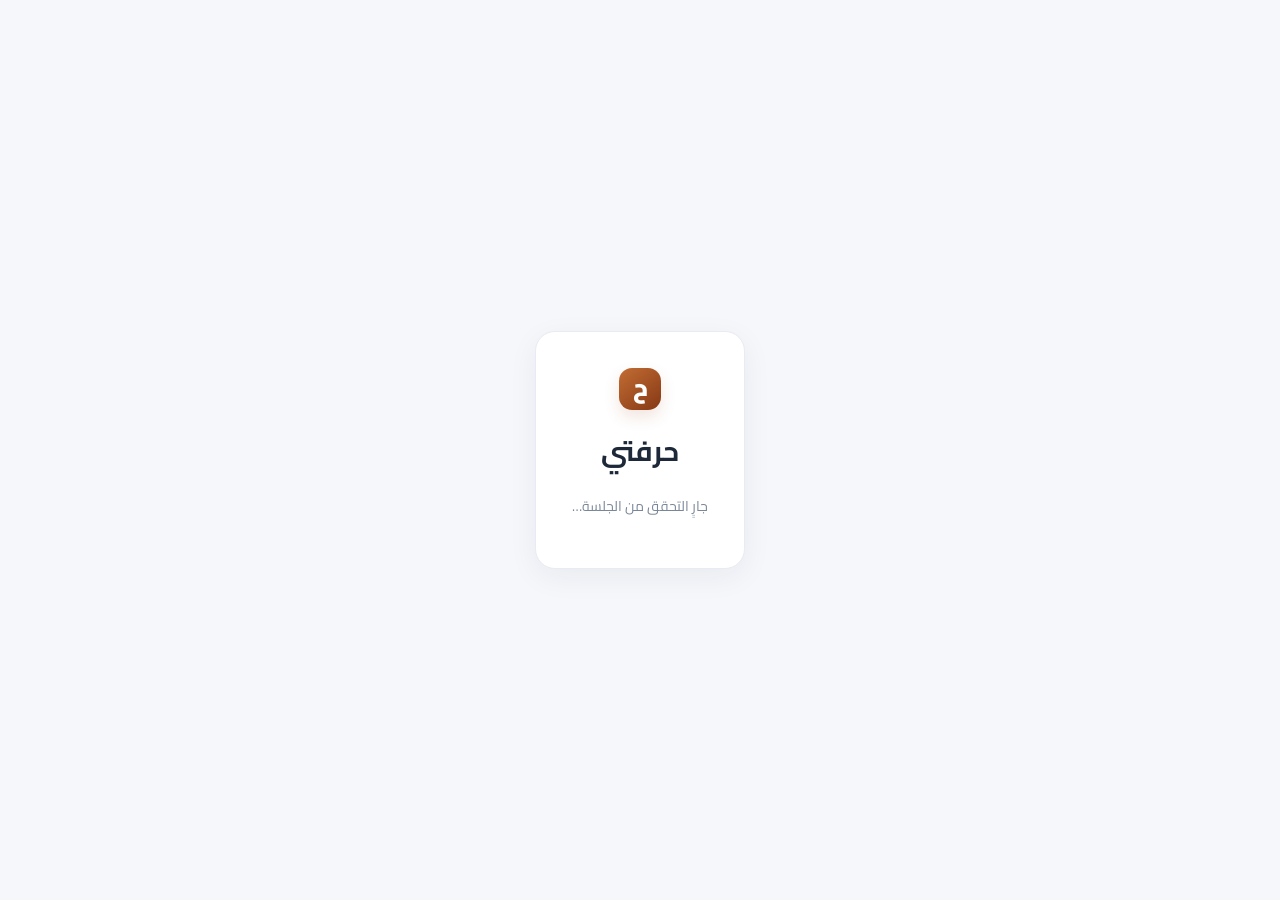
<file: index.html>
<!doctype html><html lang="ar" dir="rtl"><head><meta charset="utf-8"><meta name="viewport" content="width=device-width,initial-scale=1"><meta name="robots" content="noindex,nofollow"><title>حرفتي | إدارة المنصة</title><link rel="stylesheet" href="assets/css/style.css"></head><body class="boot"><main class="boot-card"><div class="brand-mark">ح</div><h1>حرفتي</h1><p>جارٍ التحقق من الجلسة…</p></main><script type="module">import { supabase } from './assets/js/supabase-config.js'; const {data:{session}}=await supabase.auth.getSession(); if(!session){location.replace('./auth/login.html')}else{const role=session.user.app_metadata?.role;if(role!=='admin'){await supabase.auth.signOut();location.replace('./auth/login.html?reason=admin')}else{location.replace('./owner/index.html')}}</script></body></html>
</file>
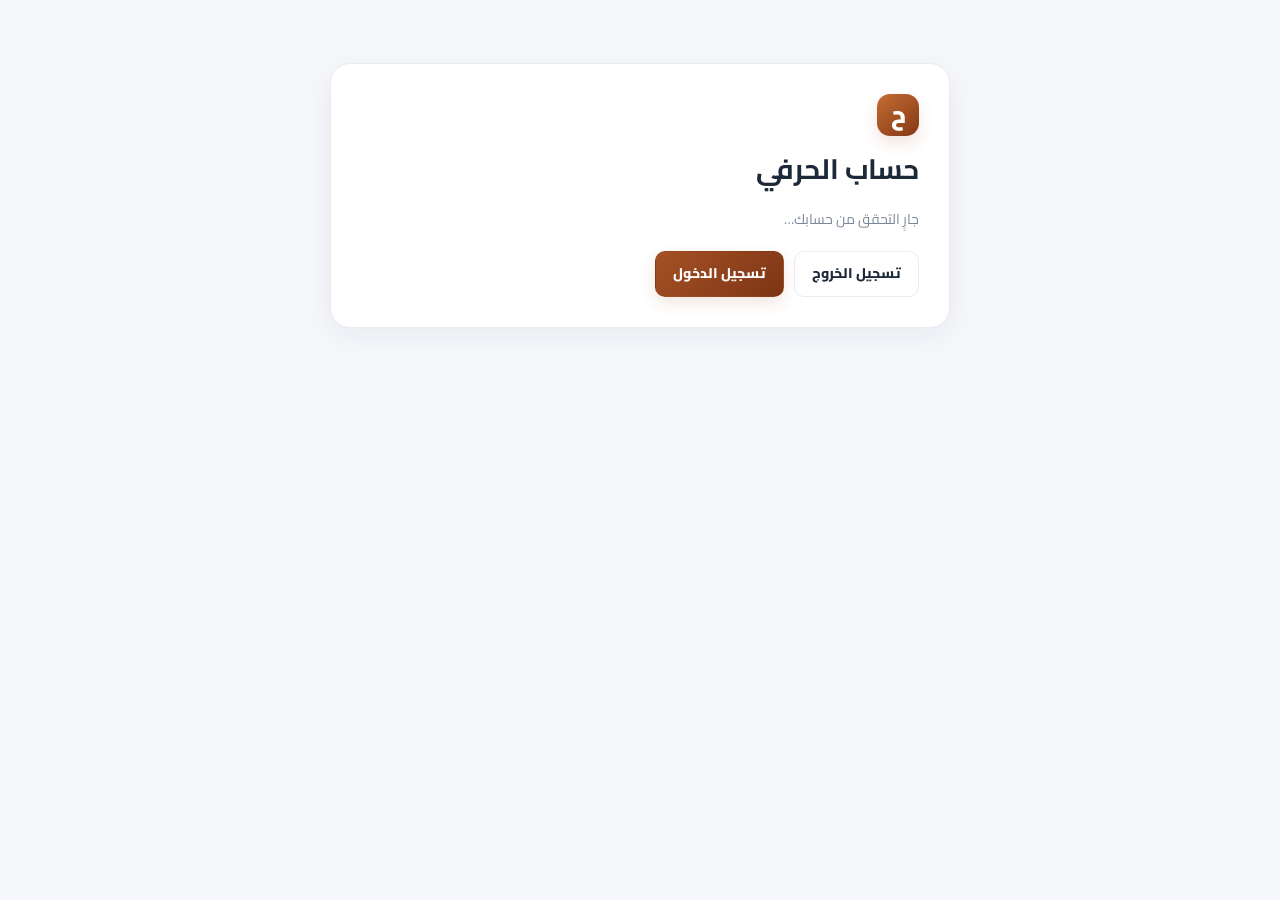
<file: crafts/index.html>
<!doctype html><html lang="ar" dir="rtl"><head><meta charset="utf-8"><meta name="viewport" content="width=device-width,initial-scale=1"><title>حساب الحرفي | حرفتي</title><link rel="stylesheet" href="../assets/css/style.css"><style>.account-card{width:min(620px,calc(100% - 28px));margin:7vh auto;background:#fff;border:1px solid var(--line);border-radius:20px;padding:30px;box-shadow:var(--shadow)}.account-card h1{margin:10px 0}.account-card p{color:var(--muted)}.account-actions{display:flex;gap:10px;flex-wrap:wrap;margin-top:20px}</style></head><body><main class="account-card"><div class="brand-mark">ح</div><h1>حساب الحرفي</h1><p id="account-status">جارٍ التحقق من حسابك…</p><div id="account-details"></div><div class="account-actions"><button id="logout" class="btn secondary" type="button">تسجيل الخروج</button><a class="btn primary" href="../auth/login.html">تسجيل الدخول</a></div></main><script type="module">import {supabase} from '../assets/js/supabase-config.js';const status=document.getElementById('account-status');const details=document.getElementById('account-details');const {data:{session}}=await supabase.auth.getSession();if(!session){location.replace('../auth/login.html')}else if(session.user.app_metadata?.role==='admin'){location.replace('../owner/index.html')}else{const u=session.user;status.textContent='تم تسجيل الدخول بنجاح.';const m=u.user_metadata||{};const rows=[['الاسم',m.full_name],['رقم الهاتف',u.phone],['الحرفة',m.craft],['المحافظة / المدينة',m.city],['سنوات الخبرة',m.experience_years],['نبذة',m.bio]].filter(x=>x[1]!==undefined&&x[1]!==null&&String(x[1]).trim()!=='');details.replaceChildren(...rows.map(([label,value])=>{const p=document.createElement('p');const b=document.createElement('b');b.textContent=label+': ';p.append(b,document.createTextNode(String(value)));return p;}));}document.getElementById('logout').addEventListener('click',async()=>{await supabase.auth.signOut();location.replace('../auth/login.html')});</script></body></html>
</file>
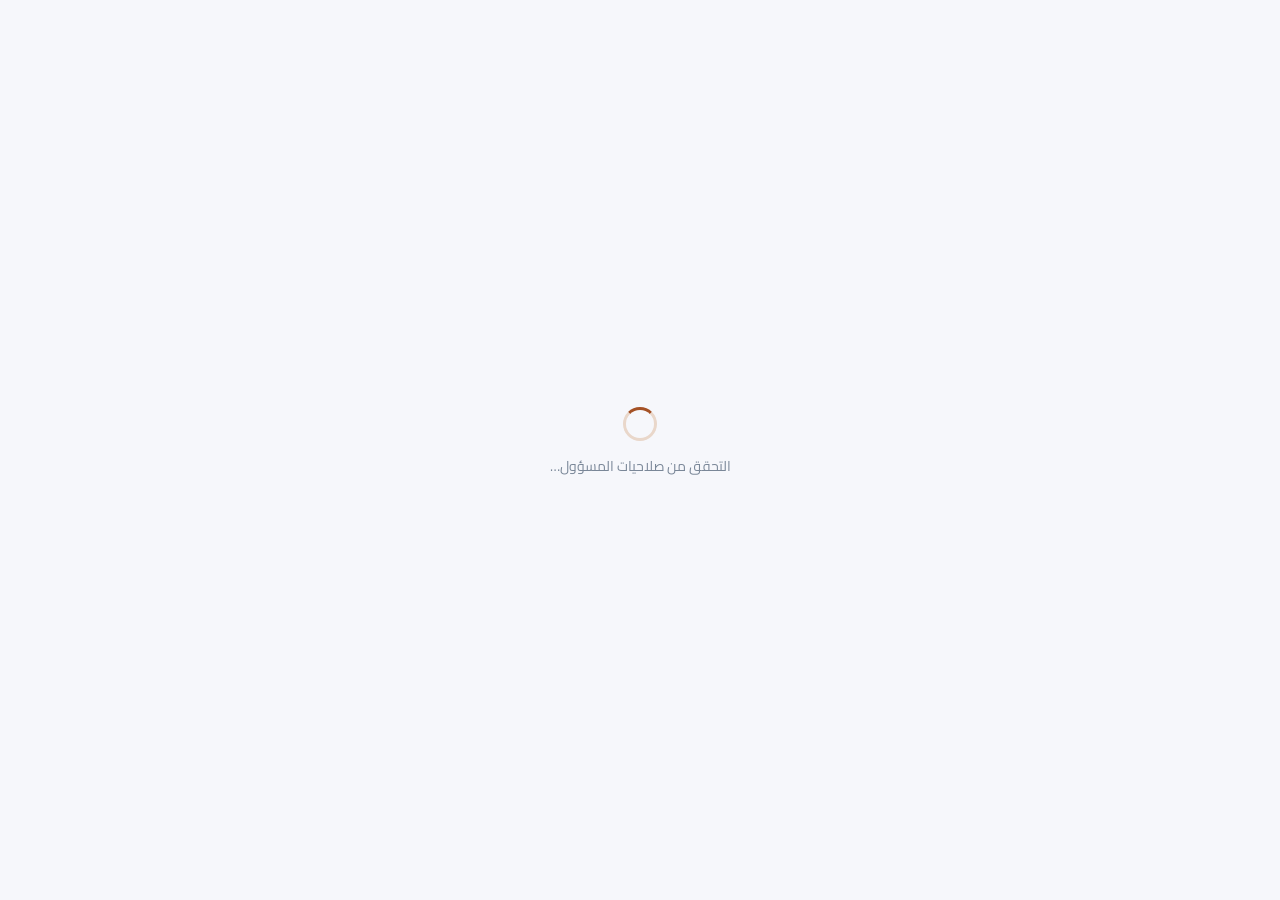
<file: owner/index.html>
<!doctype html><html lang="ar" dir="rtl"><head><meta charset="utf-8"><meta name="viewport" content="width=device-width,initial-scale=1"><meta name="robots" content="noindex,nofollow"><title>لوحة الإدارة | حرفتي</title><link rel="stylesheet" href="../assets/css/style.css"></head><body><div id="auth-check" class="screen-loader"><div class="spinner"></div><p>التحقق من صلاحيات المسؤول…</p></div><div id="admin-app" class="app hidden"><aside class="sidebar" id="sidebar"><a class="side-brand" href="./index.html"><span class="brand-mark">ح</span><span><b>حرفتي</b><small>لوحة الإدارة</small></span></a><div class="side-label">القائمة الرئيسية</div><button class="nav-item active" data-view="overview"><span>▦</span> نظرة عامة</button><button class="nav-item" data-view="artisans"><span>♙</span> إدارة الحرفيين</button><button class="nav-item" data-view="works"><span>▧</span> معرض الأعمال</button><button class="nav-item" data-view="messages"><span>✉</span> الرسائل</button><div class="sidebar-bottom"><div class="secure-badge"><span class="status-dot"></span><span><b>اتصال آمن</b><small>صلاحيات المسؤول فقط</small></span></div><button id="logout-btn" class="nav-item logout"><span>↪</span> تسجيل الخروج</button></div></aside><main class="main-area"><header class="topbar"><button id="menu-btn" class="icon-btn mobile-only" aria-label="فتح القائمة">☰</button><div><p class="eyebrow">مساحة العمل</p><h1 id="page-title">نظرة عامة</h1></div><div class="topbar-user"><div class="avatar">م</div><div><b id="admin-email">المسؤول</b><small>مدير النظام</small></div></div></header><div id="global-alert" class="alert hidden" role="alert"></div><section id="view-overview" class="view"><div class="welcome-banner"><div><span class="welcome-tag">لوحة تحكم حرفتي</span><h2>أهلاً بك في لوحة الإدارة</h2><p>تابع بيانات المنصة وأدر محتواها من مساحة واحدة.</p></div><div class="banner-symbol">ح</div></div><div class="stats-grid"><article class="stat-card"><div class="stat-icon copper">♙</div><span>إجمالي الحرفيين</span><strong id="stat-artisans">—</strong><small>السجلات المسجلة</small></article><article class="stat-card"><div class="stat-icon blue">▧</div><span>الأعمال المعروضة</span><strong id="stat-works">—</strong><small>في معرض الحرفيين</small></article><article class="stat-card"><div class="stat-icon green">✉</div><span>الرسائل</span><strong id="stat-messages">—</strong><small>طلبات التواصل</small></article><article class="stat-card"><div class="stat-icon gold">★</div><span>التقييمات</span><strong id="stat-ratings">—</strong><small>تقييمات العملاء</small></article></div><div class="panel-grid"><section class="panel"><div class="panel-head"><div><h3>أحدث الحرفيين</h3><p>آخر الحسابات المضافة</p></div><button class="text-btn" data-goto="artisans">عرض الكل ←</button></div><div id="recent-artisans" class="table-wrap"><div class="empty-state">جارٍ تحميل البيانات…</div></div></section><section class="panel"><div class="panel-head"><div><h3>حالة الاتصال</h3><p>حالة اتصال قاعدة البيانات</p></div></div><div class="connection-row"><span class="status-dot" id="connection-dot"></span><div><b id="connection-status">جارٍ الفحص</b><small id="connection-detail">يتم التحقق من قاعدة البيانات</small></div></div><div class="security-box"><b>حماية الصلاحيات</b><p>التحقق من دور المسؤول يتم في الجلسة وقواعد RLS داخل قاعدة البيانات، وليس بإخفاء عناصر الواجهة فقط.</p></div></section></div></section><section id="view-artisans" class="view hidden"><div class="section-toolbar"><div><h2>إدارة الحرفيين</h2><p class="muted">إضافة بيانات الحرفيين وتعديلها أو حذفها.</p></div><button id="add-artisan-btn" class="btn primary">＋ إضافة حرفي</button></div><div class="panel"><div class="filters"><input id="artisan-search" class="search-input" type="search" placeholder="ابحث بالاسم أو الحرفة أو المدينة…"><select id="artisan-status-filter" class="select-input"><option value="all">كل الحالات</option><option value="active">نشط</option><option value="pending">قيد المراجعة</option><option value="suspended">موقوف</option></select></div><div id="artisans-table" class="table-wrap"><div class="empty-state">جارٍ تحميل البيانات…</div></div></div></section><section id="view-works" class="view hidden"><div class="section-toolbar"><div><h2>معرض الأعمال</h2><p class="muted">إدارة الصور والأعمال المرتبطة بالحرفيين.</p></div><button id="add-work-btn" class="btn primary">＋ إضافة عمل</button></div><div class="panel"><div class="filters"><input id="work-search" class="search-input" type="search" placeholder="ابحث بعنوان العمل أو اسم الحرفي…"></div><div id="works-table" class="table-wrap"><div class="empty-state">جارٍ تحميل البيانات…</div></div></div></section><section id="view-messages" class="view hidden"><div class="section-toolbar"><div><h2>الرسائل</h2><p class="muted">طلبات التواصل الواردة عبر المنصة.</p></div><button id="refresh-messages" class="btn secondary">تحديث</button></div><div class="panel"><div id="messages-table" class="table-wrap"><div class="empty-state">جارٍ تحميل البيانات…</div></div></div></section><footer class="app-footer">حرفتي <span>•</span> لوحة إدارة خاصة</footer></main></div><dialog id="artisan-dialog" class="modal"><form id="artisan-form" method="dialog"><div class="modal-head"><div><p class="eyebrow">بيانات الحساب</p><h2 id="artisan-dialog-title">إضافة حرفي</h2></div><button type="button" class="icon-btn" data-close="artisan-dialog" aria-label="إغلاق">×</button></div><input id="artisan-id" type="hidden"><div class="form-grid"><div class="form-field"><label for="a-name">الاسم الكامل *</label><input id="a-name" maxlength="100" required></div><div class="form-field"><label for="a-email">البريد الإلكتروني</label><input id="a-email" type="email" maxlength="254" dir="ltr"></div><div class="form-field"><label for="a-phone">الهاتف</label><input id="a-phone" maxlength="25" dir="ltr"></div><div class="form-field"><label for="a-craft">الحرفة *</label><input id="a-craft" maxlength="80" required></div><div class="form-field"><label for="a-city">المدينة *</label><input id="a-city" maxlength="80" required></div><div class="form-field"><label for="a-experience">سنوات الخبرة</label><input id="a-experience" type="number" min="0" max="70" value="0"></div><div class="form-field"><label for="a-tier">الفئة</label><select id="a-tier"><option value="free">عادي</option><option value="verified">موثّق</option><option value="pro">محترف</option></select></div><div class="form-field"><label for="a-status">الحالة</label><select id="a-status"><option value="active">نشط</option><option value="pending">قيد المراجعة</option><option value="suspended">موقوف</option></select></div><div class="form-field full"><label for="a-bio">نبذة</label><textarea id="a-bio" rows="3" maxlength="1200"></textarea></div></div><div class="modal-actions"><button type="button" class="btn secondary" data-close="artisan-dialog">إلغاء</button><button id="save-artisan-btn" type="submit" class="btn primary">حفظ البيانات</button></div></form></dialog><dialog id="work-dialog" class="modal"><form id="work-form" method="dialog"><div class="modal-head"><div><p class="eyebrow">معرض الأعمال</p><h2 id="work-dialog-title">إضافة عمل</h2></div><button type="button" class="icon-btn" data-close="work-dialog" aria-label="إغلاق">×</button></div><input id="work-id" type="hidden"><div class="form-field"><label for="w-artisan">الحرفي *</label><select id="w-artisan" required></select></div><div class="form-field"><label for="w-title">عنوان العمل *</label><input id="w-title" maxlength="120" required></div><div class="form-field"><label for="w-image">رابط الصورة *</label><input id="w-image" type="url" maxlength="1500" required placeholder="https://…" dir="ltr"></div><div class="form-field"><label for="w-description">الوصف</label><textarea id="w-description" rows="3" maxlength="1200"></textarea></div><div class="modal-actions"><button type="button" class="btn secondary" data-close="work-dialog">إلغاء</button><button id="save-work-btn" type="submit" class="btn primary">حفظ العمل</button></div></form></dialog><div id="toast-region" class="toast-region" aria-live="polite"></div><script type="module" src="../assets/js/owner.js"></script></body></html>
</file>
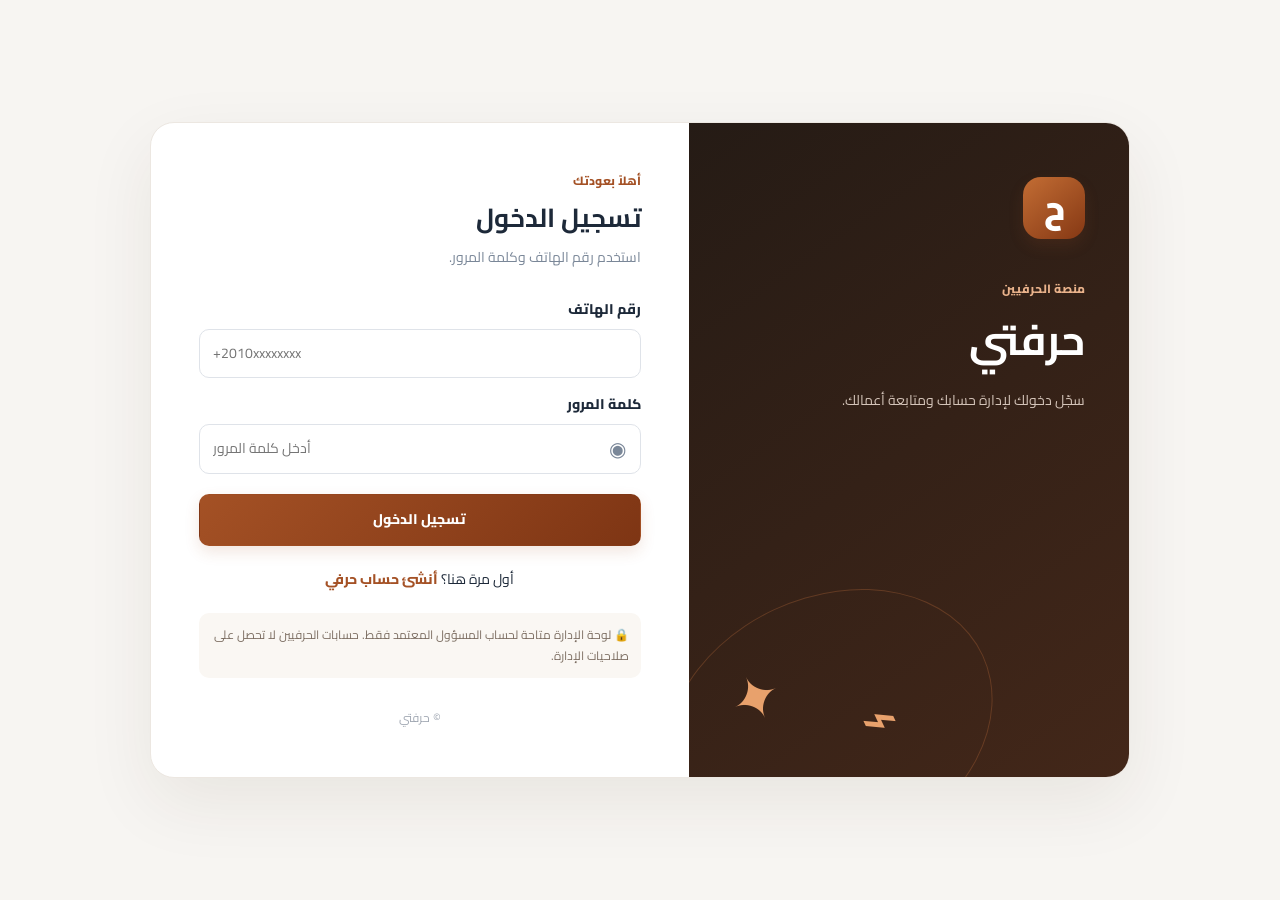
<file: auth/login.html>
<!doctype html><html lang="ar" dir="rtl"><head><meta charset="utf-8"><meta name="viewport" content="width=device-width,initial-scale=1"><meta name="robots" content="noindex,nofollow"><title>تسجيل الدخول | حرفتي</title><link rel="stylesheet" href="../assets/css/style.css"></head><body class="login-page"><main class="login-shell"><section class="login-brand"><div class="brand-mark big">ح</div><p class="eyebrow">منصة الحرفيين</p><h1>حرفتي</h1><p>سجّل دخولك لإدارة حسابك ومتابعة أعمالك.</p><div class="login-art" aria-hidden="true"><span>✦</span><span>⌁</span><span>◇</span></div></section><section class="login-card"><div class="mobile-brand"><span class="brand-mark">ح</span><b>حرفتي</b></div><p class="eyebrow">أهلاً بعودتك</p><h2>تسجيل الدخول</h2><p class="muted">استخدم رقم الهاتف وكلمة المرور.</p><div id="login-alert" class="alert hidden" role="alert"></div><form id="login-form"><label for="phone">رقم الهاتف</label><input id="phone" type="tel" autocomplete="username" required maxlength="20" placeholder="+2010xxxxxxxx" dir="ltr"><label for="password">كلمة المرور</label><div class="password-wrap"><input id="password" type="password" autocomplete="current-password" required minlength="8" maxlength="128" placeholder="أدخل كلمة المرور" dir="ltr"><button id="toggle-password" class="eye-btn" type="button" aria-label="إظهار كلمة المرور">◉</button></div><button id="login-btn" class="btn primary full" type="submit">تسجيل الدخول</button></form><p style="text-align:center;margin-top:22px">أول مرة هنا؟ <a href="register.html" style="color:var(--brand);font-weight:800">أنشئ حساب حرفي</a></p><p class="security-note">🔒 لوحة الإدارة متاحة لحساب المسؤول المعتمد فقط. حسابات الحرفيين لا تحصل على صلاحيات الإدارة.</p><p class="footer-note">© <span id="year"></span> حرفتي</p></section></main><script type="module" src="../assets/js/auth.js"></script></body></html>
</file>
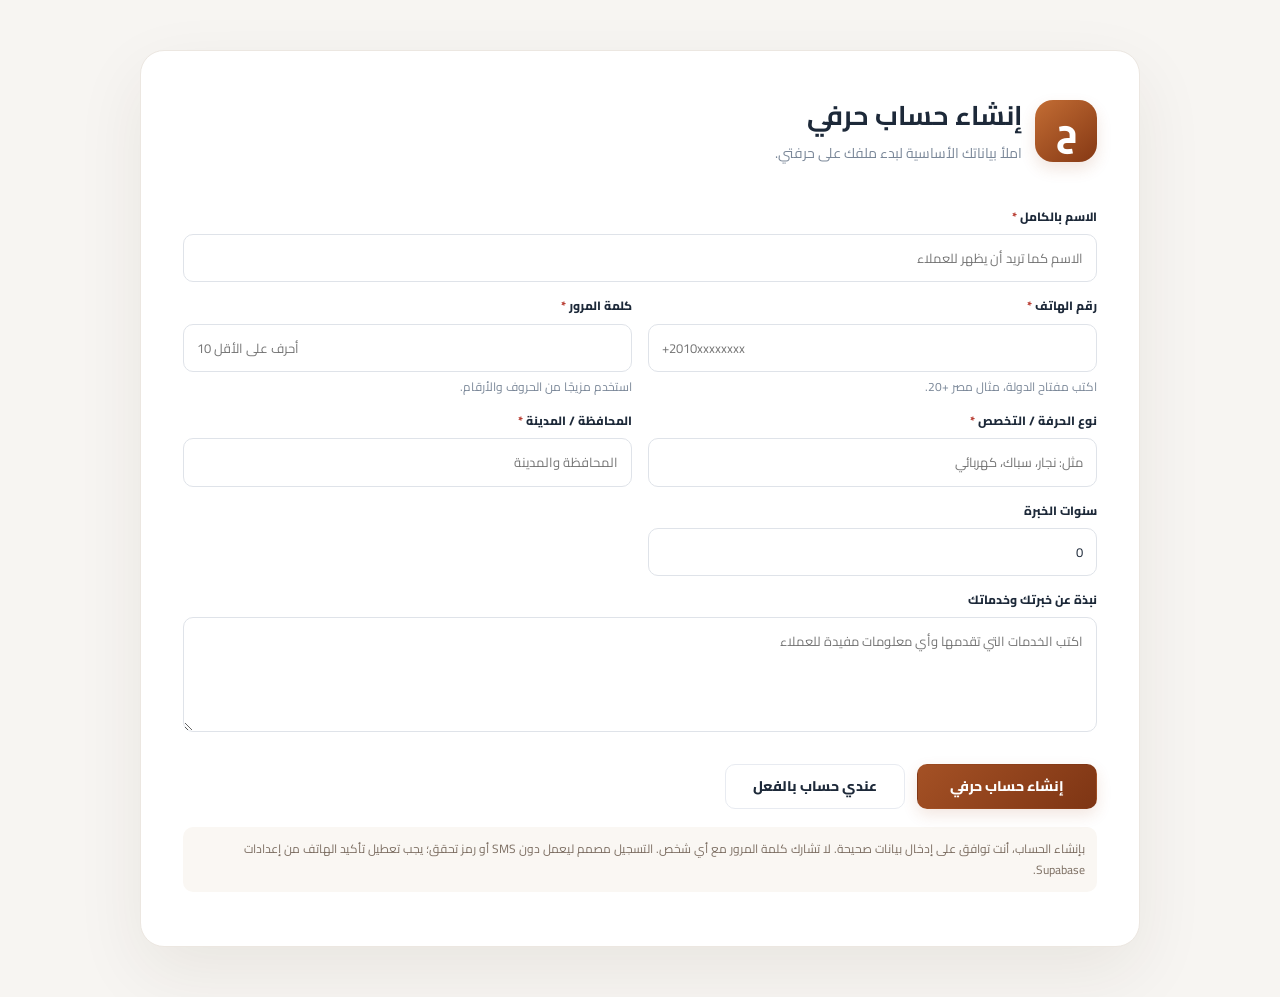
<file: auth/register.html>
<!doctype html><html lang="ar" dir="rtl"><head><meta charset="utf-8"><meta name="viewport" content="width=device-width,initial-scale=1"><meta name="robots" content="noindex,nofollow"><title>إنشاء حساب حرفي | حرفتي</title><link rel="stylesheet" href="../assets/css/style.css"><style>.register-shell{width:min(1000px,100%);margin:26px auto;background:#fff;border:1px solid #ece7e1;border-radius:24px;box-shadow:0 25px 70px #39231413;padding:clamp(20px,4vw,42px)}.register-head{display:flex;align-items:center;gap:13px;margin-bottom:24px}.register-head h1{margin:0;font-size:27px}.register-head p{margin:3px 0;color:var(--muted)}.register-grid{display:grid;grid-template-columns:repeat(2,minmax(0,1fr));gap:0 16px}.form-field{min-width:0}.form-field.full{grid-column:1/-1}.form-field label{display:block;font-weight:800;margin:14px 0 7px}.form-field input,.form-field select,.form-field textarea{width:100%;border:1px solid #dfe3e9;border-radius:10px;padding:12px 13px;background:#fff;color:var(--ink);outline:none}.form-field input:focus,.form-field select:focus,.form-field textarea:focus{border-color:#bd744b;box-shadow:0 0 0 3px #a4512514}.required{color:#b83b30}.form-help{font-size:12px;color:var(--muted);margin-top:5px}.register-actions{display:flex;gap:12px;align-items:center;flex-wrap:wrap;margin-top:24px}.register-actions .btn{min-width:180px}.register-note{font-size:12px;color:#7c6e62;background:#faf7f3;padding:12px;border-radius:10px;margin-top:18px}@media(max-width:650px){.register-shell{margin:10px;padding:20px;border-radius:16px}.register-grid{grid-template-columns:1fr}.form-field.full{grid-column:auto}.register-head h1{font-size:22px}}</style></head><body class="login-page"><main class="register-shell"><header class="register-head"><span class="brand-mark big">ح</span><div><h1>إنشاء حساب حرفي</h1><p>املأ بياناتك الأساسية لبدء ملفك على حرفتي.</p></div></header><div id="register-alert" class="alert hidden" role="alert"></div><form id="register-form"><div class="register-grid"><div class="form-field full"><label for="full-name">الاسم بالكامل <span class="required">*</span></label><input id="full-name" name="full_name" autocomplete="name" required minlength="2" maxlength="100" placeholder="الاسم كما تريد أن يظهر للعملاء"></div><div class="form-field"><label for="phone">رقم الهاتف <span class="required">*</span></label><input id="phone" name="phone" type="tel" autocomplete="tel" inputmode="tel" required maxlength="20" placeholder="+2010xxxxxxxx" dir="ltr"><div class="form-help">اكتب مفتاح الدولة، مثال مصر +20.</div></div><div class="form-field"><label for="password">كلمة المرور <span class="required">*</span></label><input id="password" name="password" type="password" autocomplete="new-password" required minlength="10" maxlength="128" dir="ltr" placeholder="10 أحرف على الأقل"><div class="form-help">استخدم مزيجًا من الحروف والأرقام.</div></div><div class="form-field"><label for="craft">نوع الحرفة / التخصص <span class="required">*</span></label><input id="craft" name="craft" required minlength="2" maxlength="80" placeholder="مثل: نجار، سباك، كهربائي"></div><div class="form-field"><label for="city">المحافظة / المدينة <span class="required">*</span></label><input id="city" name="city" required minlength="2" maxlength="80" placeholder="المحافظة والمدينة"></div><div class="form-field"><label for="experience">سنوات الخبرة</label><input id="experience" name="experience" type="number" min="0" max="70" value="0" inputmode="numeric"></div><div class="form-field full"><label for="bio">نبذة عن خبرتك وخدماتك</label><textarea id="bio" name="bio" rows="4" maxlength="1200" placeholder="اكتب الخدمات التي تقدمها وأي معلومات مفيدة للعملاء"></textarea></div></div><div class="register-actions"><button id="register-btn" class="btn primary" type="submit">إنشاء حساب حرفي</button><a class="btn secondary" href="login.html">عندي حساب بالفعل</a></div><p class="register-note">بإنشاء الحساب، أنت توافق على إدخال بيانات صحيحة. لا تشارك كلمة المرور مع أي شخص. التسجيل مصمم ليعمل دون SMS أو رمز تحقق؛ يجب تعطيل تأكيد الهاتف من إعدادات Supabase.</p></form></main><script type="module" src="../assets/js/register.js"></script></body></html>
</file>
<file: assets/css/style.css>
@import url('https://fonts.googleapis.com/css2?family=Cairo:wght@400;500;600;700;800;900&display=swap');
:root{--bg:#f6f7fb;--surface:#fff;--ink:#1d2939;--muted:#7a8798;--line:#e8ebf1;--brand:#a45125;--brand2:#7e3514;--brand-soft:#fbefe8;--green:#198754;--red:#c0392b;--blue:#2866bd;--gold:#b88716;--shadow:0 8px 30px rgba(28,39,56,.06);--radius:16px}*{box-sizing:border-box}body{margin:0;background:var(--bg);color:var(--ink);font-family:Cairo,Tahoma,Arial,sans-serif;font-size:14px;line-height:1.7}button,input,select,textarea{font:inherit}button{cursor:pointer}a{color:inherit;text-decoration:none}.hidden{display:none!important}.muted{color:var(--muted)}.eyebrow{color:var(--brand);font-weight:800;font-size:12px;margin:0 0 4px}.brand-mark{width:42px;height:42px;display:grid;place-items:center;background:linear-gradient(140deg,#c36d34,#853814);border-radius:13px;color:white;font-size:24px;font-weight:900;box-shadow:0 7px 15px #a4512526}.brand-mark.big{width:62px;height:62px;font-size:34px;border-radius:18px}.btn{display:inline-flex;align-items:center;justify-content:center;gap:8px;border:1px solid transparent;border-radius:10px;padding:10px 17px;font-weight:800;transition:.15s}.btn:disabled{opacity:.6;cursor:wait}.btn.primary{background:linear-gradient(135deg,var(--brand),var(--brand2));color:#fff;box-shadow:0 6px 15px #a4512524}.btn.primary:hover{filter:brightness(1.06);transform:translateY(-1px)}.btn.secondary{background:#fff;border-color:var(--line);color:var(--ink)}.btn.full{width:100%;margin-top:20px;padding:13px}.boot{min-height:100vh;display:grid;place-items:center}.boot-card{background:#fff;padding:36px;border:1px solid var(--line);border-radius:20px;box-shadow:var(--shadow);text-align:center;max-width:420px;margin:20px}.boot-card .brand-mark{margin:0 auto 12px}.boot-card p{color:var(--muted)}.login-page{min-height:100vh;background:#f7f5f2;display:grid;place-items:center;padding:24px}.login-shell{width:min(980px,100%);min-height:590px;display:grid;grid-template-columns:.9fr 1.1fr;background:#fff;border:1px solid #ece7e1;border-radius:24px;overflow:hidden;box-shadow:0 25px 70px #39231413}.login-brand{background:linear-gradient(145deg,#251b15,#432719);color:white;padding:54px 44px;position:relative;overflow:hidden}.login-brand .eyebrow{margin-top:40px;color:#e9b28b}.login-brand h1{font-size:42px;margin:0 0 12px}.login-brand>p:not(.eyebrow){color:#d4c4b9;max-width:310px}.login-art{position:absolute;bottom:-80px;left:-30px;width:340px;height:260px;border:1px solid #b66b3b55;border-radius:50%;transform:rotate(-25deg)}.login-art span{position:absolute;color:#e8a16c;font-size:60px}.login-art span:nth-child(1){top:20px;left:90px}.login-art span:nth-child(2){top:90px;left:200px}.login-art span:nth-child(3){top:155px;left:70px}.login-card{padding:48px;align-self:center}.login-card h2{font-size:26px;margin:0 0 6px}.login-card>.muted{margin:0 0 28px}.login-card form label,.form-field label{display:block;font-weight:800;margin:15px 0 7px}.login-card input,.form-field input,.form-field textarea,.form-field select,.select-input,.search-input{width:100%;border:1px solid #dfe3e9;border-radius:10px;padding:12px 13px;background:#fff;color:var(--ink);outline:none;transition:.15s}.login-card input:focus,.form-field input:focus,.form-field textarea:focus,.form-field select:focus,.search-input:focus,.select-input:focus{border-color:#bd744b;box-shadow:0 0 0 3px #a4512514}.password-wrap{position:relative}.password-wrap input{padding-inline-end:46px}.eye-btn{position:absolute;right:9px;top:7px;border:0;background:transparent;color:var(--muted);font-size:20px}.security-note{font-size:12px;color:#7c6e62;background:#faf7f3;padding:12px;border-radius:10px;margin-top:22px}.security-note code{direction:ltr;display:inline-block}.footer-note{text-align:center;color:#a0a7b2;font-size:12px;margin:30px 0 0}.mobile-brand{display:none;align-items:center;gap:10px;margin-bottom:24px}.alert{padding:12px 15px;border-radius:10px;background:#fff0ee;border:1px solid #f0c7c1;color:#9d3024;margin:0 0 18px;font-weight:700}.alert.success{background:#edfaf2;border-color:#bde5ca;color:#176d3a}.app{min-height:100vh}.sidebar{position:fixed;inset:0 0 0 auto;width:250px;background:#241c17;color:#e9ded4;padding:24px 16px;display:flex;flex-direction:column;z-index:20}.side-brand{display:flex;align-items:center;gap:12px;padding:0 8px 26px;border-bottom:1px solid #ffffff14}.side-brand b{display:block;color:#fff;font-size:19px}.side-brand small{display:block;color:#b4a59a;font-size:11px}.side-label{font-size:11px;color:#a99a8e;font-weight:800;padding:23px 12px 8px}.nav-item{width:100%;display:flex;align-items:center;gap:12px;border:0;background:transparent;color:#d0c3b8;padding:12px 14px;border-radius:10px;text-align:right;font-weight:700;margin:3px 0}.nav-item span{font-size:18px;width:22px;text-align:center}.nav-item:hover,.nav-item.active{background:#a4512538;color:#fff}.nav-item.active{box-shadow:inset -3px 0 #d28a5c}.sidebar-bottom{margin-top:auto}.secure-badge{display:flex;gap:10px;align-items:center;border:1px solid #ffffff17;padding:13px;border-radius:12px;margin-bottom:12px}.secure-badge b,.secure-badge small{display:block}.secure-badge b{font-size:12px;color:#fff}.secure-badge small{font-size:10px;color:#b4a59a}.status-dot{display:inline-block;width:9px;height:9px;border-radius:50%;background:#d49c42;flex:none}.status-dot.online{background:#38bd77;box-shadow:0 0 0 4px #38bd771e}.logout{color:#f0b4a9}.main-area{margin-right:250px;padding:0 32px;max-width:1800px}.topbar{display:flex;align-items:center;gap:16px;min-height:94px;border-bottom:1px solid var(--line);margin-bottom:26px}.topbar h1{font-size:23px;margin:0}.topbar-user{display:flex;align-items:center;gap:10px;margin-right:auto}.topbar-user b,.topbar-user small{display:block}.topbar-user b{font-size:12px;direction:ltr}.topbar-user small{font-size:11px;color:var(--muted)}.avatar{width:42px;height:42px;display:grid;place-items:center;border-radius:13px;background:#e7d4c7;color:#7d3a19;font-weight:900;font-size:17px;flex:none}.avatar.soft{width:40px;height:40px;background:#f8eee7}.welcome-banner{background:linear-gradient(110deg,#38251b,#8c4523);border-radius:18px;padding:27px 32px;color:#fff;display:flex;align-items:center;justify-content:space-between;overflow:hidden;position:relative}.welcome-tag{font-size:11px;color:#f4c8a8;border:1px solid #e5b48b55;border-radius:99px;padding:4px 10px}.welcome-banner h2{font-size:24px;margin:12px 0 3px}.welcome-banner p{margin:0;color:#e4d1c4}.banner-symbol{font-size:110px;font-weight:900;color:#ffffff13;line-height:1}.stats-grid{display:grid;grid-template-columns:repeat(4,minmax(0,1fr));gap:16px;margin:22px 0}.stat-card,.panel{background:#fff;border:1px solid var(--line);border-radius:var(--radius);box-shadow:0 2px 8px #1d293905}.stat-card{padding:20px;position:relative}.stat-card>span{display:block;color:var(--muted);font-size:12px;font-weight:700}.stat-card strong{display:block;font-size:30px;margin:5px 0 0;letter-spacing:-1px}.stat-card small{font-size:11px;color:#9ba4b0}.stat-icon{width:40px;height:40px;border-radius:12px;display:grid;place-items:center;font-size:19px;margin-bottom:15px}.stat-icon.copper{background:#f9e9df;color:#a45125}.stat-icon.blue{background:#e8f0ff;color:#2866bd}.stat-icon.green{background:#e7f7ee;color:#198754}.stat-icon.gold{background:#fbf3dd;color:#b88716}.panel-grid{display:grid;grid-template-columns:1.3fr .7fr;gap:18px;margin-bottom:24px}.panel{padding:22px;min-width:0}.panel-head{display:flex;align-items:center;justify-content:space-between;gap:10px;margin-bottom:16px}.panel-head h3{margin:0;font-size:16px}.panel-head p{margin:2px 0 0;color:var(--muted);font-size:11px}.text-btn{border:0;background:transparent;color:var(--brand);font-weight:800;font-size:12px}.recent-row{display:flex;align-items:center;gap:11px;padding:12px 0;border-top:1px solid #f0f1f5}.recent-info{min-width:0;flex:1}.recent-info b,.recent-info small{display:block;overflow:hidden;text-overflow:ellipsis;white-space:nowrap}.recent-info b{font-size:12px}.recent-info small{color:var(--muted);font-size:11px}.connection-row{display:flex;align-items:center;gap:12px;padding:18px 0}.connection-row b,.connection-row small{display:block}.connection-row small{font-size:11px;color:var(--muted)}.security-box{background:#f9f5f0;border:1px solid #efe2d8;border-radius:12px;padding:15px}.security-box b{font-size:12px}.security-box p{font-size:11px;color:#806f62;margin:6px 0 0}.section-toolbar{display:flex;align-items:center;justify-content:space-between;gap:16px;margin:4px 0 22px}.section-toolbar h2{font-size:22px;margin:0}.section-toolbar p{margin:4px 0 0;font-size:12px}.filters{display:flex;gap:12px;padding:18px;border-bottom:1px solid var(--line)}.search-input{max-width:460px}.select-input{max-width:190px}.table-wrap{padding:0 18px}.data-row{display:grid;align-items:center;gap:14px;padding:14px 0;border-bottom:1px solid #f0f1f5}.data-row:last-child{border-bottom:0}.artisan-row{grid-template-columns:minmax(180px,1.3fr) minmax(100px,.8fr) 95px 105px 120px}.person-cell{display:flex;align-items:center;gap:10px;min-width:0}.person-cell>div:last-child{min-width:0}.person-cell b,.person-cell small,.cell b,.cell small{display:block;overflow:hidden;text-overflow:ellipsis;white-space:nowrap}.person-cell b,.cell b{font-size:12px}.person-cell small,.cell small{font-size:10px;color:var(--muted)}.tier-pill,.status-pill{display:inline-flex;justify-content:center;align-items:center;white-space:nowrap;border-radius:99px;padding:4px 9px;font-size:10px;font-weight:800}.tier-pill.free{background:#f1f2f4;color:#6d7580}.tier-pill.verified{background:#e8f0ff;color:#2866bd}.tier-pill.pro{background:#fff1d2;color:#956b0b}.status-pill.active{background:#e7f7ee;color:#198754}.status-pill.pending{background:#fff4dc;color:#946a12}.status-pill.suspended{background:#ffedeb;color:#b83b30}.row-actions{display:flex;gap:6px;justify-content:flex-start}.mini-btn{border:1px solid var(--line);border-radius:7px;background:#fff;padding:5px 9px;font-size:10px;font-weight:800;color:#5d6877}.mini-btn:hover{border-color:#c7a58f;color:var(--brand)}.mini-btn.danger{color:#b83b30}.empty-state{padding:36px 16px;text-align:center;color:var(--muted);font-size:12px}.work-row{grid-template-columns:64px minmax(0,1fr) 120px}.work-thumb{width:58px;height:58px;background:#f4eee8;border-radius:10px;overflow:hidden;display:grid;place-items:center;color:var(--brand)}.work-thumb img{width:100%;height:100%;object-fit:cover}.work-info{min-width:0}.work-info b,.work-info small{display:block;overflow:hidden;text-overflow:ellipsis;white-space:nowrap}.work-info b{font-size:12px}.work-info small{font-size:10px;color:var(--muted)}.message-card{padding:17px 0;border-bottom:1px solid var(--line)}.message-card:last-child{border:0}.message-head{display:flex;justify-content:space-between;gap:12px}.message-head b{font-size:13px}.message-card p{margin:9px 0;color:#536071;white-space:pre-wrap;overflow-wrap:anywhere}.message-meta{display:flex;gap:14px;flex-wrap:wrap;color:var(--muted);font-size:10px;margin-bottom:10px}.modal{border:0;border-radius:18px;padding:0;width:min(650px,calc(100% - 28px));max-height:90vh;overflow:auto;box-shadow:0 30px 100px #18253640}.modal::backdrop{background:#17202db0;backdrop-filter:blur(3px)}.modal form{padding:24px}.modal-head{display:flex;align-items:center;justify-content:space-between;margin-bottom:18px}.modal-head h2{margin:0;font-size:21px}.icon-btn{border:1px solid var(--line);background:#fff;width:38px;height:38px;border-radius:10px;font-size:21px;color:var(--muted)}.form-grid{display:grid;grid-template-columns:1fr 1fr;gap:0 14px}.form-field{min-width:0}.form-field.full{grid-column:1/-1}.form-field label{font-size:12px;margin-top:10px}.form-field input,.form-field select,.form-field textarea{font-size:13px}.modal-actions{display:flex;justify-content:flex-start;gap:9px;border-top:1px solid var(--line);padding-top:18px;margin-top:20px}.app-footer{padding:30px 0;color:#98a1ae;text-align:center;font-size:11px}.app-footer span{padding:0 5px;color:var(--brand)}.screen-loader{position:fixed;inset:0;display:flex;align-items:center;justify-content:center;flex-direction:column;background:var(--bg);z-index:50;color:var(--muted)}.spinner{width:34px;height:34px;border:3px solid #e9d7ca;border-top-color:var(--brand);border-radius:50%;animation:spin .8s linear infinite}@keyframes spin{to{transform:rotate(360deg)}}.toast-region{position:fixed;bottom:20px;left:20px;z-index:99;display:grid;gap:8px}.toast{background:#20372a;color:#fff;padding:12px 17px;border-radius:10px;box-shadow:var(--shadow);max-width:min(420px,calc(100vw - 40px));font-size:12px}.toast.error{background:#8e2f25}.mobile-only{display:none}
@media(max-width:1200px){.stats-grid{grid-template-columns:repeat(2,minmax(0,1fr))}.panel-grid{grid-template-columns:1fr}.artisan-row{grid-template-columns:minmax(160px,1fr) minmax(90px,.6fr) 80px 90px 115px}.main-area{padding:0 22px}}
@media(max-width:900px){.sidebar{transform:translateX(100%);transition:transform .2s;box-shadow:-10px 0 40px #18253620}.sidebar.open{transform:translateX(0)}.main-area{margin-right:0}.mobile-only{display:inline-grid;place-items:center}.topbar{min-height:82px}.artisan-row{grid-template-columns:minmax(160px,1fr) 90px 90px 110px}.artisan-row .cell{display:none}}
@media(max-width:650px){.login-page{padding:12px}.login-shell{grid-template-columns:1fr;min-height:auto}.login-brand{display:none}.login-card{padding:26px 20px}.mobile-brand{display:flex}.main-area{padding:0 13px}.topbar{gap:10px;margin-bottom:18px}.topbar h1{font-size:19px}.topbar-user{gap:6px}.topbar-user .avatar{width:34px;height:34px}.topbar-user b{max-width:115px;overflow:hidden;text-overflow:ellipsis}.welcome-banner{padding:22px 18px}.welcome-banner h2{font-size:19px}.banner-symbol{font-size:75px}.stats-grid{gap:10px;margin:14px 0}.stat-card{padding:14px}.stat-card strong{font-size:25px}.stat-icon{margin-bottom:8px;width:34px;height:34px}.panel{padding:15px}.section-toolbar{align-items:flex-start;flex-direction:column}.section-toolbar .btn{width:100%}.filters{padding:12px;flex-direction:column}.search-input,.select-input{max-width:none}.table-wrap{padding:0 10px}.artisan-row{grid-template-columns:minmax(0,1fr) 75px 90px}.artisan-row .tier-pill{display:none}.person-cell .avatar{width:33px;height:33px}.row-actions{gap:4px}.mini-btn{padding:5px 7px}.work-row{grid-template-columns:48px minmax(0,1fr) 100px;gap:8px}.work-thumb{width:44px;height:44px}.form-grid{grid-template-columns:1fr}.form-field.full{grid-column:auto}.modal form{padding:18px}.message-meta{display:grid;gap:3px}.topbar-user small{display:none}}
</file>
